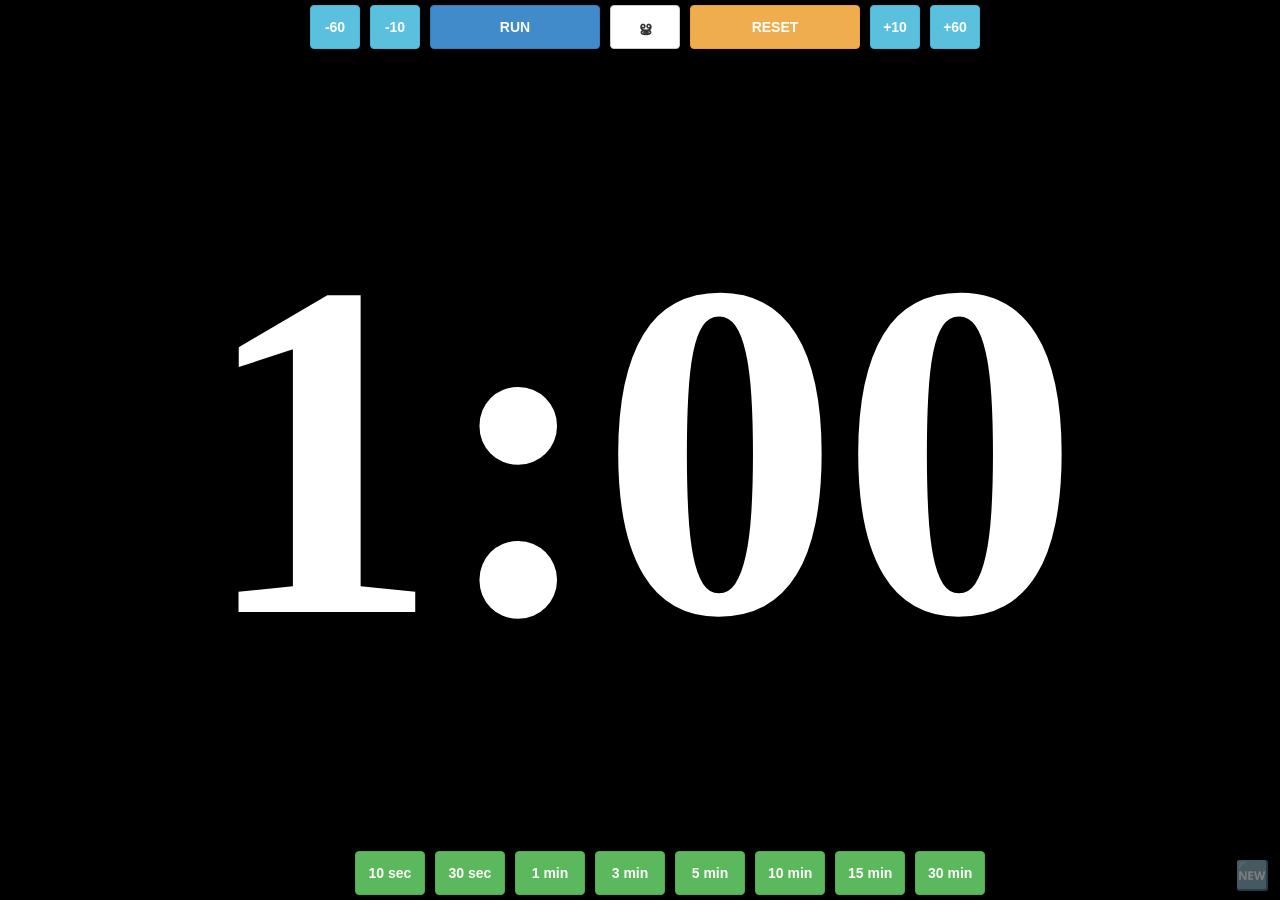
<file: index.html>
<!DOCTYPE html><html><head><meta charset="utf-8"><link rel="stylesheet" type="text/css" href="bootstrap3.min.css"><link rel="stylesheet" type="text/css" href="index.css"><script type="text/javascript" src="jquery-1.10.2.min.js"></script><script type="text/javascript" src="bootstrap3.min.js"></script><script type="text/javascript" src="index.js"></script></head><body><div id="timer">????</div><a class="btn btn-info fbtn" id="min60" onclick="adjust(-60)">-60</a><a class="btn btn-info fbtn" id="min10" onclick="adjust(-10)">-10</a><a class="btn btn-primary" id="toggle" onclick="toggle()">RUN</a><a class="btn btn-warning" id="reset" onclick="reset()">RESET</a><a class="btn btn-default" id="hide" onclick="show()">&#xd60;</a><a class="btn btn-info fbtn" id="add10" onclick="adjust(10)">+10</a><a class="btn btn-info fbtn" id="add60" onclick="adjust(60)">+60</a><a class="btn btn-success fbtn" id="def10" onclick="adjust(0,10)">10 sec</a><a class="btn btn-success fbtn" id="def30" onclick="adjust(0,30)">30 sec</a><a class="btn btn-success fbtn" id="def60" onclick="adjust(0,60)">1 min</a><a class="btn btn-success fbtn" id="def180" onclick="adjust(0,180)">3 min</a><a class="btn btn-success fbtn" id="def300" onclick="adjust(0,300)">5 min</a><a class="btn btn-success fbtn" id="def600" onclick="adjust(0,600)">10 min</a><a class="btn btn-success fbtn" id="def900" onclick="adjust(0,900)">15 min</a><a class="btn btn-success fbtn" id="def1800" onclick="adjust(0,1800)">30 min</a><a id="neo" href="neo/" title="Try the new version">🆕</a></body></html>
</file>
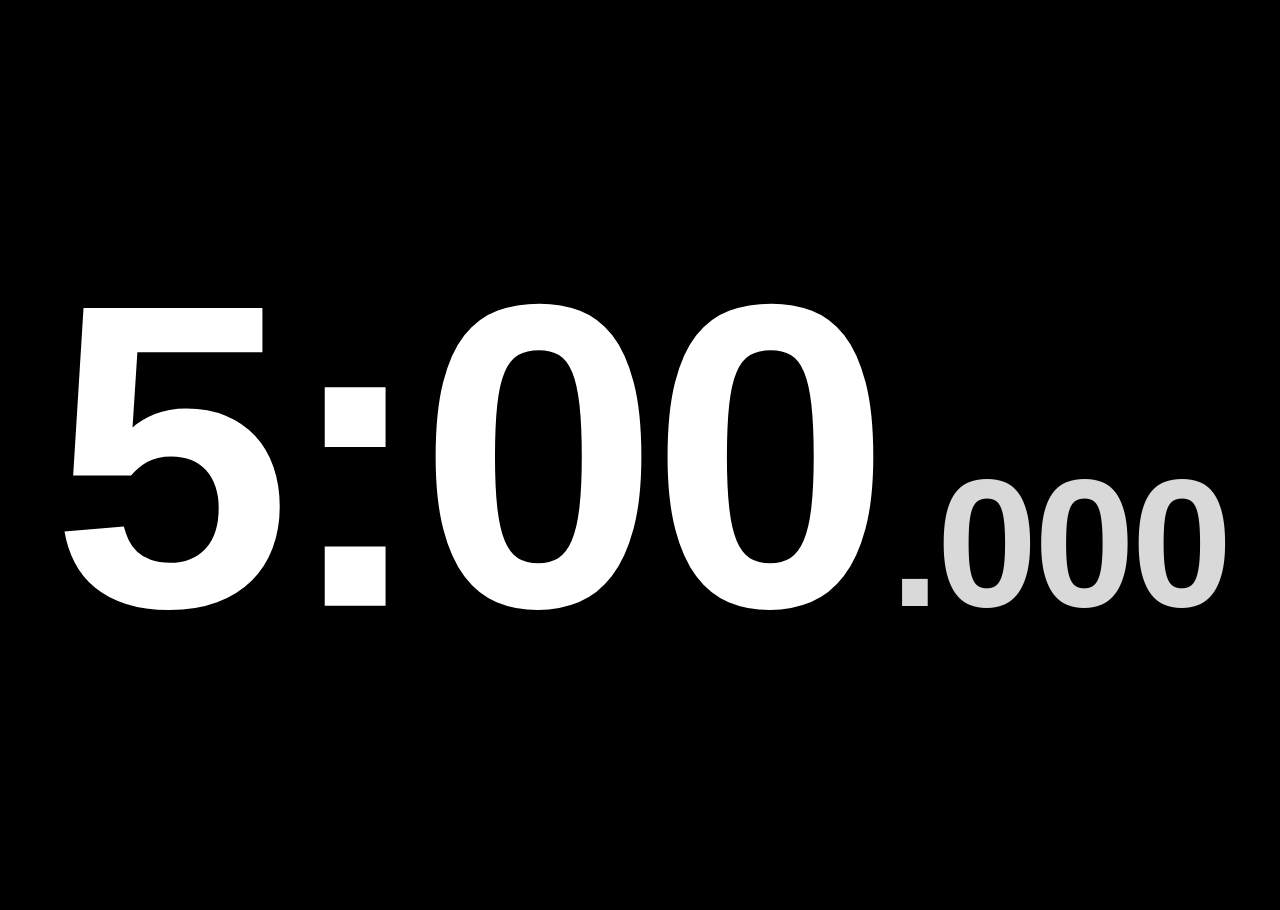
<file: neo/index.html>
<!DOCTYPE html><html lang="zh-Hant"><head><meta charset="utf-8"><meta name="viewport" content="width=device-width,initial-scale=1,viewport-fit=cover"><meta name="theme-color" content="#000"><title>Quick Timer</title><style type="text/css">*{box-sizing:border-box}html,body{margin:0;padding:0;width:100%;height:100%;overflow:hidden;background:#000;color:#fff;font-family:-apple-system,"Helvetica Neue",Arial,sans-serif;user-select:none;-webkit-user-select:none;-webkit-touch-callout:none}body.idle{cursor:none}#timer{position:absolute;inset:0;display:flex;justify-content:center;font-weight:700;font-variant-numeric:tabular-nums;letter-spacing:-0.02em;white-space:nowrap;line-height:1;transition:color .3s;cursor:pointer;align-items:baseline;padding-top:50vh}#timer .ms{font-size:.42em;opacity:.85;margin-left:.04em}#fx{position:absolute;inset:0;width:100%;height:100%;display:block}#timer,#progress{z-index:1}body.gl #timer{color:transparent !important}body.warn #timer{color:#fc3}body.over #timer{color:#f33}body.over.blink #timer{color:#fff}body.over.blink{background:#400}#progress{position:absolute;left:0;bottom:0;height:6px;background:rgba(255,255,255,0.2);transition:width .1s linear}.bar{position:absolute;left:0;right:0;display:flex;flex-wrap:wrap;justify-content:center;gap:8px;padding:12px 16px;transition:opacity .4s,transform .4s;z-index:2}.bar.top{top:0}.bar.bottom{bottom:10px}body.idle .bar{opacity:0;pointer-events:none}body.idle .bar.top{transform:translateY(-20px)}body.idle .bar.bottom{transform:translateY(20px)}.btn{appearance:none;border:1px solid rgba(255,255,255,0.2);background:rgba(255,255,255,0.078);color:#fff;font:inherit;font-size:15px;min-width:56px;height:40px;padding:0 14px;border-radius:8px;cursor:pointer;font-variant-numeric:tabular-nums}.btn:hover{background:rgba(255,255,255,0.165)}.btn:active{background:rgba(255,255,255,0.251)}.btn.primary{min-width:96px;background:#2a7;border-color:#2a7}.btn.primary:hover{background:#3b8}.btn.on{background:#fff;color:#000}#config{position:absolute;top:64px;left:50%;transform:translateX(-50%);width:340px;max-width:calc(100vw - 32px);padding:16px 18px;background:rgba(22,22,22,0.949);border:1px solid rgba(255,255,255,0.2);border-radius:12px;box-shadow:0 12px 40px rgba(0,0,0,0.8);z-index:3;font-size:14px;display:none}#config.open{display:block}#config .head{display:flex;justify-content:space-between;align-items:center;font-weight:700;margin-bottom:10px}#config .head .btn{min-width:32px;height:32px;padding:0}#config .row{display:flex;justify-content:space-between;align-items:center;gap:12px;padding:10px 0;border-top:1px solid rgba(255,255,255,0.078)}#config input[type=range]{width:140px;accent-color:#fc3}#config select{width:140px;height:30px;background:#222;color:#fff;border:1px solid rgba(255,255,255,0.2);border-radius:6px;font:inherit;font-size:13px}#config .hint{font-size:12px;color:rgba(255,255,255,0.533);padding-top:6px}.switch{position:relative;width:44px;height:24px;flex:none}.switch input{position:absolute;opacity:0;width:100%;height:100%;margin:0;cursor:pointer}.switch span{position:absolute;inset:0;border-radius:12px;background:rgba(255,255,255,0.2);pointer-events:none;transition:background .2s}.switch span:after{content:"";position:absolute;top:3px;left:3px;width:18px;height:18px;border-radius:50%;background:#fff;transition:transform .2s}.switch input:checked+span{background:#fc3}.switch input:checked+span:after{transform:translateX(20px)}#help{position:absolute;right:16px;top:64px;font-size:12px;color:rgba(255,255,255,0.4);text-align:right;line-height:1.6;pointer-events:none;transition:opacity .4s}body.idle #help{opacity:0}@media(max-width:640px){#help{display:none}.btn{min-width:44px;padding:0 10px;font-size:14px}}</style></head><body><canvas id="fx"></canvas><div id="timer"></div><div id="progress"></div><div class="bar top"><button class="btn" data-adjust="-60">−1m</button><button class="btn" data-adjust="-10">−10s</button><button class="btn primary" id="toggle">RUN</button><button class="btn" id="reset">RESET</button><button class="btn" data-adjust="10">+10s</button><button class="btn" data-adjust="60">+1m</button><button class="btn" id="sound">SOUND ON</button><button class="btn" id="fs" title="fullscreen">⛶</button><button class="btn" id="config-btn" title="settings">⚙</button></div><div id="config"><div class="head"><span>Settings</span><button class="btn" id="config-close">✕</button></div><div class="row"><span>Tick &amp; Breath volume</span><input id="urgent-vol" type="range" min="0" max="100"></div><div class="row"><span>Tick always on</span><label class="switch"><input id="always-tick" type="checkbox"><span></span></label></div><div class="row"><span>Breath always on</span><label class="switch"><input id="always-breath" type="checkbox"><span></span></label></div><div class="hint">Otherwise they only play in the last 60 seconds.</div><div class="row"><span>1-minute music</span><select id="music-warn"></select></div><div class="row"><span>Time's up music</span><select id="music-end"></select></div><div class="row"><span>Music volume</span><input id="music-vol" type="range" min="0" max="100"></div><div class="hint">Original quick-timer music © Nintendo (local use only). Other sounds: soundbible.com (CC-BY 3.0), OpenGameArt (CC0).</div></div><div class="bar bottom"><button class="btn" data-preset="10">10s</button><button class="btn" data-preset="30">30s</button><button class="btn" data-preset="60">1m</button><button class="btn" data-preset="180">3m</button><button class="btn" data-preset="300">5m</button><button class="btn" data-preset="600">10m</button><button class="btn" data-preset="900">15m</button><button class="btn" data-preset="1800">30m</button><button class="btn" data-preset="3600">60m</button></div><div id="help"><div>Space: run / pause</div><div>R: reset · F: fullscreen</div><div>↑↓: ±10s · ←→: ±1m</div><div>0–9 + Enter: set minutes</div></div><script type="module">var $,$$,state,actx,master,reverb,noise,samples,audio,noiseSrc,beep,soundTick,soundBreath,MUSIC,clips,clip,stopMusic,playMusic,soundWarn,soundEnd,soundShatter,now,elapsed,remain,isRunning,fmt,FONT,VS,FSCOPY,FSFX,fx,beat,lastText,fit,render,breath,breathKey,breathLoop,lastBeat,urgentSound,tick,timesUp,run,pause,toggle,reset,setDuration,adjust,preset,save,load,fullscreen,idleTimer,wake,x$,configOpen,swallow,y$;$=function(e){return document.querySelector(e)};$$=function(e){return Array.from(document.querySelectorAll(e))};state={duration:3e5,elapsed:0,started:null,warned:false,ended:false,sound:true,vol:.6,always:{tick:false,breath:false},music:{warn:"smb_warning",end:"smb_mariodie",vol:.8},typed:""};actx=null;master=null;reverb=null;noise=null;samples={};audio=function(){var e,t,n,a,r,i,o,s,u,l,c;if(!actx){e=window.AudioContext||window.webkitAudioContext;if(!e){return null}actx=new e;master=actx.createGain();master.connect(actx.destination);noise=actx.createBuffer(1,actx.sampleRate*2,actx.sampleRate);t=noise.getChannelData(0);for(n=0,a=t.length;n<a;++n){r=n;t[r]=Math.random()*2-1}i=Math.floor(actx.sampleRate*3);o=actx.createBuffer(2,i,actx.sampleRate);for(n=0;n<2;++n){s=n;u=o.getChannelData(s);for(l=0;l<i;++l){r=l;u[r]=(Math.random()*2-1)*Math.pow(1-r/i,3.5)}}reverb=actx.createConvolver();reverb.buffer=o;reverb.connect(master);for(n in c={tick:"cc0-tick.wav",tock:"cc0-tock.wav",breath:"cc0-breath.m4a"}){f.call(this,n,c[n])}}if(actx.state==="suspended"){actx.resume()}master.gain.value=state.sound?.8:0;return actx;function f(t,e){fetch("audio/"+e).then(function(e){return e.arrayBuffer()}).then(function(e){return actx.decodeAudioData(e)}).then(function(e){return samples[t]=e})["catch"](function(e){return console.warn(e)})}};noiseSrc=function(e){var t;t=e.createBufferSource();t.buffer=noise;t.loop=true;return t};beep=function(e,t,n,a){var r,i,o,s;e==null&&(e=880);t==null&&(t=.15);n==null&&(n=0);a==null&&(a=.3);if(!state.sound||!(r=audio())){return}i=r.currentTime+n;o=r.createOscillator();s=r.createGain();o.type="square";o.frequency.value=e;s.gain.setValueAtTime(a,i);s.gain.exponentialRampToValueAtTime(.001,i+t);o.connect(s).connect(master);o.start(i);return o.stop(i+t)};soundTick=function(e){var t,n,a,r,i,o,s,u,l,c,f,d,m,p,h,v,g,x,T=[];t=state.vol;if(!state.sound||!t||!(n=audio())){return}a=n.currentTime;r=n.createGain();r.gain.value=t;r.connect(master);i=n.createGain();i.gain.value=.9;r.connect(i).connect(reverb);if(samples.tick){o=n.createBufferSource();o.buffer=e?samples.tick:samples.tock||samples.tick;o.playbackRate.value=e?.55:.5;s=n.createGain();s.gain.value=2.2;o.connect(s).connect(r);o.start(a)}u=n.createOscillator();l=n.createGain();u.frequency.setValueAtTime(e?150:115,a);u.frequency.exponentialRampToValueAtTime(45,a+.18);l.gain.setValueAtTime(1.1,a);l.gain.exponentialRampToValueAtTime(.001,a+.22);u.connect(l).connect(r);u.start(a);u.stop(a+.25);if(samples.tick){return}c=noiseSrc(n);f=n.createBiquadFilter();f.type="bandpass";f.frequency.value=e?1100:800;f.Q.value=3;d=n.createGain();d.gain.setValueAtTime(0,a);d.gain.linearRampToValueAtTime(1.8,a+.002);d.gain.exponentialRampToValueAtTime(.001,a+.05);c.connect(f).connect(d).connect(r);c.start(a,Math.random()*1.5);c.stop(a+.07);for(m=0,h=(p=e?[1870,2790]:[1510,2260]).length;m<h;++m){v=p[m];g=n.createOscillator();x=n.createGain();g.frequency.value=v;x.gain.setValueAtTime(.06,a);x.gain.exponentialRampToValueAtTime(5e-4,a+.35);g.connect(x).connect(r);g.start(a);T.push(g.stop(a+.4))}return T};soundBreath=function(e,t){var n,l,a,r,i,o;e==null&&(e=1);t==null&&(t=1);n=state.vol*t;if(!state.sound||!n||!(l=audio())){return}a=function(e,t,n,a,r){var i,o,s,u;i=noiseSrc(l);o=l.createBiquadFilter();o.type="bandpass";o.Q.value=1.2;o.frequency.setValueAtTime(n,e);o.frequency.linearRampToValueAtTime(a,e+t);s=l.createBiquadFilter();s.type="lowpass";s.frequency.value=3500;u=l.createGain();u.gain.setValueAtTime(1e-4,e);u.gain.linearRampToValueAtTime(r,e+t*.3);u.gain.exponentialRampToValueAtTime(1e-4,e+t);i.connect(o).connect(s).connect(u).connect(master);i.start(e,Math.random()*1.5);return i.stop(e+t+.02)};r=l.currentTime;i=e*.38;o=e*.52;a(r,i,1300,2300,.9*n);return a(r+i+e*.04,o,1200,550,1.4*n)};MUSIC=[["smb_warning","Hurry up ( original )"],["smb_mariodie","Game over ( original )"],["smb_gameover","Game over 2"],["cop-car","Police siren"],["fire-alarm","Fire alarm"],["boxing-bell","Boxing bell"],["","None"]];clips={};clip=function(e){var t;return(t=clips[e])!=null?t:clips[e]=new Audio("audio/"+e+".mp3")};stopMusic=function(){var e,t,n,a=[];for(e in t=clips){n=t[e];n.pause();a.push(n.currentTime=0)}return a};playMusic=function(e){var t;if(!e){return}stopMusic();t=clip(e);t.volume=state.sound?state.music.vol:0;return t.play()["catch"](function(e){return console.warn(e)})};soundWarn=function(){return playMusic(state.music.warn)};soundEnd=function(){return playMusic(state.music.end)};soundShatter=function(){var e,t,n,a,r,i,o,s,u,l,c,f,d=[];if(!state.sound||!(e=audio())){return}t=e.currentTime;n=e.createOscillator();a=e.createGain();n.frequency.setValueAtTime(110,t);n.frequency.exponentialRampToValueAtTime(35,t+.35);a.gain.setValueAtTime(.9,t);a.gain.exponentialRampToValueAtTime(.001,t+.4);n.connect(a).connect(master);n.start(t);n.stop(t+.45);r=noiseSrc(e);i=e.createBiquadFilter();i.type="highpass";i.frequency.value=2200;o=e.createGain();o.gain.setValueAtTime(.9,t);o.gain.exponentialRampToValueAtTime(.001,t+.7);r.connect(i).connect(o).connect(master);r.start(t);r.stop(t+.75);for(s=0;s<18;++s){u=s;l=t+.05+Math.pow(Math.random(),1.6)*1.1;c=e.createOscillator();f=e.createGain();c.type="triangle";c.frequency.value=2800+Math.random()*4500;f.gain.setValueAtTime(.12*(1-(l-t)/1.3),l);f.gain.exponentialRampToValueAtTime(5e-4,l+.06+Math.random()*.12);c.connect(f).connect(master);c.start(l);d.push(c.stop(l+.2))}return d};now=function(){return performance.now()};elapsed=function(){return state.elapsed+(state.started!=null?now()-state.started:0)};remain=function(){return state.duration-elapsed()};isRunning=function(){return state.started!=null};fmt=function(e){var t,n,a,r,i,o,s,u;t=e<0;n=Math.floor(Math.abs(e));a=Math.floor(n/1e3);r=Math.floor(a/3600);i=Math.floor(a%3600/60);o=a%60;s=function(e,t){t==null&&(t=2);return(e+"").padStart(t,"0")};u=r?r+":"+s(i)+":"+s(o):i+":"+s(o);return[(t?"−":"")+""+u,"."+s(n%1e3,3)]};FONT='-apple-system, "Helvetica Neue", Arial, sans-serif';VS="attribute vec2 p;\nvoid main() { gl_Position = vec4(p, 0.0, 1.0); }";FSCOPY="precision mediump float;\nuniform sampler2D tex;\nuniform vec2 res;\nvoid main() { gl_FragColor = texture2D(tex, gl_FragCoord.xy / res); }";FSFX="precision highp float;\nuniform sampler2D src;\nuniform sampler2D prev;\nuniform vec2 res;\nuniform vec2 shake;\nuniform float pulse;\nuniform float level;\nuniform float time;\nuniform float decay;\nfloat hash(float n) { return fract(sin(n) * 43758.5453); }\nvoid main() {\n  vec2 uv = gl_FragCoord.xy / res;\n  float p = pulse * level;\n  // horizontal glitch slices on strong beats\n  float row = floor(uv.y * 48.0);\n  float g = step(0.78, hash(row + floor(time * 30.0))) * pulse * pulse;\n  uv.x += (hash(row * 1.7 + time) - 0.5) * 0.06 * g * level;\n  vec2 c = uv - 0.5 + shake;\n  float z = 1.0 - 0.08 * p;\n  float ca = 0.015 * p;\n  vec3 col = vec3(\n    texture2D(src, c * z * (1.0 + ca) + 0.5).r,\n    texture2D(src, c * z + 0.5).g,\n    texture2D(src, c * z * (1.0 - ca) + 0.5).b\n  );\n  // radial zoom blur\n  vec3 blur = vec3(0.0);\n  for (int i = 1; i <= 8; i++) {\n    blur += texture2D(src, c * z * (1.0 - float(i) * 0.025 * p) + 0.5).rgb;\n  }\n  col = max(col, blur / 8.0 * pulse);\n  // afterimage: previous frame, slightly expanded and red-tinted\n  vec2 q = gl_FragCoord.xy / res - 0.5;\n  col = max(col, texture2D(prev, q * 0.985 + 0.5).rgb * vec3(1.0, 0.55, 0.55) * decay);\n  // heartbeat vignette + flash\n  float v = smoothstep(0.5, 1.2, length(q * vec2(res.x / res.y, 1.0)));\n  col += vec3(0.45, 0.0, 0.03) * v * p;\n  col *= 1.0 + 0.2 * p;\n  gl_FragColor = vec4(col, 1.0);\n}";fx=function(){var r,s,o,R,u,e,l,c,t,n,f,d,A,S,m,F,a,p,h,k,L,_,U,B,D,O,C,i,v,g,x,T,y;r=$("#fx");s=r.getContext("webgl",{alpha:false,antialias:false});if(!s){return null}o=document.createElement("canvas");R=o.getContext("2d");u=function(e,t){var n;n=s.createShader(e);s.shaderSource(n,t);s.compileShader(n);if(!s.getShaderParameter(n,s.COMPILE_STATUS)){throw new Error(s.getShaderInfoLog(n))}return n};e=function(e){var t,n,a,r,i,o;t=s.createProgram();s.attachShader(t,u(s.VERTEX_SHADER,VS));s.attachShader(t,u(s.FRAGMENT_SHADER,e));s.bindAttribLocation(t,0,"p");s.linkProgram(t);if(!s.getProgramParameter(t,s.LINK_STATUS)){throw new Error(s.getProgramInfoLog(t))}n={};for(a=0,i=(r=["src","prev","tex","res","shake","pulse","level","time","decay"]).length;a<i;++a){o=r[a];n[o]=s.getUniformLocation(t,o)}return{pg:t,u:n}};try{l=e(FSFX);c=e(FSCOPY)}catch(e){t=e;console.warn(t);return null}s.bindBuffer(s.ARRAY_BUFFER,s.createBuffer());s.bufferData(s.ARRAY_BUFFER,new Float32Array([-1,-1,1,-1,-1,1,1,1]),s.STATIC_DRAW);s.enableVertexAttribArray(0);s.vertexAttribPointer(0,2,s.FLOAT,false,0,0);n=function(){var e,t,n,a,r;e=s.createTexture();s.bindTexture(s.TEXTURE_2D,e);for(t=0,a=(n=[s.TEXTURE_MIN_FILTER,s.TEXTURE_MAG_FILTER]).length;t<a;++t){r=n[t];s.texParameteri(s.TEXTURE_2D,r,s.LINEAR)}for(t=0,a=(n=[s.TEXTURE_WRAP_S,s.TEXTURE_WRAP_T]).length;t<a;++t){r=n[t];s.texParameteri(s.TEXTURE_2D,r,s.CLAMP_TO_EDGE)}return e};f=n();d=[0,1].map(function(){var e,t;e=n();t=s.createFramebuffer();return{t:e,f:t}});A=S=m=F=0;a=function(){var e,t,n,a;F=Math.min(2,window.devicePixelRatio)||1;A=Math.round(window.innerWidth*F);S=Math.round(window.innerHeight*F);r.width=o.width=A;r.height=o.height=S;for(e=0,n=(t=d).length;e<n;++e){a=t[e];s.bindTexture(s.TEXTURE_2D,a.t);s.texImage2D(s.TEXTURE_2D,0,s.RGBA,A,S,0,s.RGBA,s.UNSIGNED_BYTE,null);s.bindFramebuffer(s.FRAMEBUFFER,a.f);s.framebufferTexture2D(s.FRAMEBUFFER,s.COLOR_ATTACHMENT0,s.TEXTURE_2D,a.t,0);s.clearColor(0,0,0,1);s.clear(s.COLOR_BUFFER_BIT)}return s.bindFramebuffer(s.FRAMEBUFFER,null)};p=function(e,t){var l,c,n;l=[];c=0;n=function(e,t,n){var a,r,i,o,s,u=[];R.font="700 "+t+"px "+FONT;a=Math.max.apply(null,[0,1,2,3,4,5,6,7,8,9].map(function(e){return R.measureText(e+"").width}));for(r=0,i=e.length;r<i;++r){o=e[r];s=/\d/.test(o)?a:R.measureText(o).width;l.push({ch:o,x:c,adv:s,sz:t,alpha:n});u.push(c=c+s-t*.02)}return u};n(e,100,1);if(t){c=c+1.7;n(t,42,.85)}return{cells:l,width:c}};h=function(e,t,n,a){var r,i,o,s,u,l,c,f,d;r=p(e,t),i=r.cells,o=r.width;s=Math.min(A*.92/o,S*.8/100);R.globalAlpha=1;R.fillStyle=a;R.fillRect(0,0,A,S);R.textAlign="center";R.textBaseline="alphabetic";R.fillStyle=n;u=(A-o*s)/2;l=S/2+36*s;for(c=0,f=i.length;c<f;++c){d=i[c];R.font="700 "+d.sz*s+"px "+FONT;R.globalAlpha=d.alpha;R.fillText(d.ch,u+(d.x+d.adv/2)*s,l)}return R.globalAlpha=1};k=function(e){return Math.max(0,Math.min(1,e))};L=function(e){return 1-Math.pow(1-e,3)};_=function(e){return 1+2.7*Math.pow(e-1,3)+1.7*Math.pow(e-1,2)};U=document.createElement("canvas");B=[];D=1.3;O=.18;C="Times Up";i=function(){var i,o,a,t,s,e,n,r,u,l,c,f,d,m,p,h,v,g,x,T,y;i=A/2+(Math.random()-.5)*A*.1;o=S/2+(Math.random()-.5)*S*.1;a=14;t=Math.hypot(A,S);s=[0,.04,.1,.19,.31,.48,1].map(function(e){return e*t});e=function(){var e,t,n=[];for(e=0,t=a;e<t;++e){n.push(e)}return n}().map(function(e){return(e+(Math.random()-.5)*.6)/a*Math.PI*2});n=s.map(function(a,r){return e.map(function(e){var t,n;t=r===0||r===s.length-1?0:(Math.random()-.5)*.25;n=e+(r?(Math.random()-.5)*.15:0);return[i+Math.cos(n)*a*(1+t),o+Math.sin(n)*a*(1+t)]})});r=[];for(u=0,l=s.length-1;u<l;++u){c=u;for(f=0;f<a;++f){d=f;m=(d+1)%a;p=[n[c][d],n[c][m],n[c+1][m],n[c+1][d]];h=p.reduce(b,0)/4;v=p.reduce(w,0)/4;g=Math.hypot(h-i,v-o)||1;x=(.3+Math.random()*.6)*S*(c<2?1.6:1);T=p.map(E);y=p.map(M);r.push({pts:p,mx:h,my:v,vx:(h-i)/g*x,vy:(v-o)/g*x-S*.3*Math.random(),va:(Math.random()-.5)*8,vs:c<3?.6+Math.random()*.6:Math.random()*.3,delay:c*.035+Math.random()*.05,bx:Math.max(0,Math.min.apply(null,T)),by:Math.max(0,Math.min.apply(null,y)),bx2:Math.min(A,Math.max.apply(null,T)),by2:Math.min(S,Math.max.apply(null,y))})}}return r;function b(e,t){return e+t[0]}function w(e,t){return e+t[1]}function E(e){return e[0]}function M(e){return e[1]}};v=function(){h("0:00",".000","#f33","#000");U.width=A;U.height=S;U.getContext("2d").drawImage(o,0,0);return B=i()};g=function(e){var t,n,a,r,i,o,s,u,l,c,f,d,m,p,h,v,g,x,T,y,b,w,E,M;R.globalAlpha=1;R.filter="none";R.fillStyle="#000";R.fillRect(0,0,A,S);if(e<D){t=1-k((e-.7)/(D-.7));n=S*2.6;for(a=0,i=(r=B).length;a<i;++a){o=r[a];if(o.bx2<=o.bx||o.by2<=o.by){continue}s=Math.max(0,e-O-o.delay);R.save();R.globalAlpha=t;R.translate(o.mx+o.vx*s,o.my+o.vy*s+.5*n*s*s);R.rotate(o.va*s);u=1+o.vs*s;R.scale(u,u);R.translate(-o.mx,-o.my);R.beginPath();R.moveTo(o.pts[0][0],o.pts[0][1]);for(l=0,f=(c=o.pts.slice(1)).length;l<f;++l){d=c[l];R.lineTo(d[0],d[1])}R.closePath();R.save();R.clip();R.drawImage(U,o.bx,o.by,o.bx2-o.bx,o.by2-o.by,o.bx,o.by,o.bx2-o.bx,o.by2-o.by);R.restore();R.strokeStyle="rgba(255,255,255,"+.7*k(e/O)+")";R.lineWidth=1.5*F;R.stroke();R.restore()}}m=e-D+.1;if(m>0){p=_(k(m/.55));R.save();R.translate(A/2,S*.33);R.scale(p,p);R.globalAlpha=k(m/.25);R.font="700 "+Math.min(A,S)*.075+"px "+FONT;R.textAlign="center";R.textBaseline="middle";R.fillStyle="#f33";R.fillText("00:00.000",0,0);R.restore()}h=e-D-.3;if(h>0){R.font="800 100px "+FONT;v=R.measureText(C).width;g=Math.min(A*.86/v*100,S*.3);R.font="800 "+g+"px "+FONT;x=(A-R.measureText(C).width)/2;R.textAlign="left";R.textBaseline="middle";R.fillStyle="#fff";for(a=0,i=(r=C).length;a<i;++a){T=a;y=r[a];b=x+R.measureText(C.slice(0,T)).width;w=k((h-T*.07)/.45);if(!w||y===" "){continue}E=L(w);M=R.measureText(y).width;R.save();R.globalAlpha=w;R.filter="blur("+(1-E)*24*F+"px)";R.translate(b+M/2,S*.6-(1-E)*g*.8);u=1+(1-E)*1.2;R.scale(u,u);R.fillText(y,-M/2,0);R.restore()}return R.filter="none"}};x=function(e,t,n){var a,r,i;a=[d[m%2],d[(m+1)%2]],r=a[0],i=a[1];m=m+1;s.activeTexture(s.TEXTURE0);s.bindTexture(s.TEXTURE_2D,f);s.pixelStorei(s.UNPACK_FLIP_Y_WEBGL,true);s.texImage2D(s.TEXTURE_2D,0,s.RGBA,s.RGBA,s.UNSIGNED_BYTE,o);s.activeTexture(s.TEXTURE1);s.bindTexture(s.TEXTURE_2D,i.t);s.useProgram(l.pg);s.bindFramebuffer(s.FRAMEBUFFER,r.f);s.viewport(0,0,A,S);s.uniform1i(l.u.src,0);s.uniform1i(l.u.prev,1);s.uniform2f(l.u.res,A,S);s.uniform2f(l.u.shake,(Math.random()-.5)*.02*e*t,(Math.random()-.5)*.02*e*t);s.uniform1f(l.u.pulse,e);s.uniform1f(l.u.level,t);s.uniform1f(l.u.time,performance.now()/1e3%1e3);s.uniform1f(l.u.decay,n);s.drawArrays(s.TRIANGLE_STRIP,0,4);s.useProgram(c.pg);s.bindFramebuffer(s.FRAMEBUFFER,null);s.activeTexture(s.TEXTURE0);s.bindTexture(s.TEXTURE_2D,r.t);s.uniform1i(c.u.tex,0);s.uniform2f(c.u.res,A,S);return s.drawArrays(s.TRIANGLE_STRIP,0,4)};T=function(e){var t,n,a,r,i,o;t=e.main,n=e.ms,a=e.color,r=e.bg,i=e.pulse,o=e.level;h(t,n,a,r);return x(i,o,o>0?.75:0)};y=function(e){var t,n;g(e);t=e-D-.3-.45;n=Math.max(Math.exp(-e*5),t>0?.7*Math.exp(-t*7):0);return x(n,1,e<D?.6:.4)};a();window.addEventListener("resize",function(){a();if(state.ended){return v()}});document.body.classList.add("gl");return{draw:T,drawEnd:y,startEnd:v}}();beat=function(e){var t,n,a,r;if(!isRunning()){return{pulse:0,level:0,period:0}}t=e<=3e4?500:e<=6e4?1e3:0;if(!t){return{pulse:0,level:0,period:0}}n=(-e%t+t)%t/1e3;a=Math.exp(-n*14)+(n>.16?.55*Math.exp(-(n-.16)*14):0);r=e<=0?1:e<=1e4?.95:e<=3e4?.75:.55;return{pulse:Math.min(1,a),level:r,period:t}};lastText="";fit=function(){var e,t,n,a,r,i,o;e=$("#timer");t=e.querySelector(".main");n=e.querySelector(".ms");a=Math.max(4,t.textContent.length+(n?n.textContent.length*.42:0));r=window.innerWidth;i=window.innerHeight;o=Math.min(r*.95/(a*.6),i*.8);e.style.fontSize=o+"px";return e.style.paddingTop=i/2+o*.36-o+"px"};render=function(){var e,t,n,a,r,i,o,s,u,l;e=remain();t=state.typed?[state.typed+"m",""]:state.ended?["00:00",".000"]:fmt(e),n=t[0],a=t[1];r=n+a;if(r!==lastText){i=$("#timer");if(!i.firstChild){i.innerHTML='<span class="main"></span><span class="ms"></span>'}i.querySelector(".main").textContent=n;i.querySelector(".ms").textContent=a;o=r.length!==lastText.length;lastText=r;if(o){fit()}}s=e<=6e4&&e>0&&state.duration>6e4;u=false;document.body.classList.toggle("warn",s);document.body.classList.toggle("over",e<=0);document.body.classList.toggle("blink",u);if(fx&&state.ended){fx.drawEnd((now()-state.endedAt)/1e3)}else if(fx){l=e<=0?u?"#fff":"#f33":s?"#fc3":"#fff";fx.draw(import$({main:n,ms:a,color:l,bg:u?"#400":"#000"},beat(e)))}$("#progress").style.width=Math.max(0,Math.min(1,elapsed()/(state.duration||1)))*100+"%";$("#toggle").textContent=isRunning()?"PAUSE":"RUN";$("#toggle").classList.toggle("on",isRunning());$("#sound").textContent=state.sound?"SOUND ON":"SOUND OFF";return $("#sound").classList.toggle("on",state.sound)};breath=null;breathKey="";breathLoop=function(e,t){var n,a,r,i,o;if(!samples.breath||!actx){return}n=e+"/"+t+"/"+state.vol;if(n===breathKey){return}breathKey=n;a=actx.currentTime;if(e&&!breath){r=actx.createBufferSource();r.buffer=samples.breath;r.loop=true;i=actx.createGain();i.gain.value=0;r.connect(i).connect(master);r.start(a);breath={src:r,g:i}}if(!breath){return}breath.g.gain.setTargetAtTime(e*state.vol*1.3,a,.2);breath.src.playbackRate.setTargetAtTime(t,a,.3);if(!e){o=breath;breath=null;return o.src.stop(a+1)}};lastBeat=null;urgentSound=function(e){var t,n,a,r,i,o;t=beat(e);n=!t.period&&isRunning()&&(state.always.tick||state.always.breath);a=!isRunning()||!state.sound?0:t.period?t.period===500?1:.7:n&&state.always.breath?.45:0;breathLoop(a,t.period===500?1.15:t.period?1:.85);if(!t.period&&!n){return lastBeat=null}r=n?1e3:t.period;i=Math.floor(-e/r);if(i===lastBeat){return}lastBeat=i;try{if(!n||state.always.tick){soundTick(i%2===0)}if(samples.breath){return null}else if(n){if(state.always.breath&&i%4===0){return soundBreath(3.2,.45)}}else if(i%2===0){return soundBreath(r*2/1e3*.9,.6+.4*t.level)}}catch(e){o=e;return console.warn(o)}};tick=function(){var e,t;requestAnimationFrame(tick);e=remain();urgentSound(e);if(isRunning()){if(!state.warned&&e<=6e4&&e>55e3&&state.duration>6e4){state.warned=true;try{soundWarn()}catch(e){t=e;console.warn(t)}}if(!state.ended&&e<=0){timesUp()}}return render()};timesUp=function(){var t;state.elapsed=state.duration;state.started=null;state.ended=true;state.endedAt=now();if(fx){fx.startEnd()}try{soundShatter();return soundEnd()}catch(e){t=e;return console.warn(t)}};run=function(){if(!isRunning()){return state.started=now()}};pause=function(){if(isRunning()){state.elapsed=elapsed();state.started=null;return stopMusic()}};toggle=function(){if(isRunning()){return pause()}else if(state.ended){return reset()}else{return run()}};reset=function(){state.elapsed=0;state.started=null;state.warned=false;state.ended=false;state.typed="";stopMusic();return save()};setDuration=function(e){var t;state.duration=Math.max(0,e);t=remain();if(t>6e4){state.warned=false}if(t>0){state.ended=false}return save()};adjust=function(e){return setDuration(state.duration+e*1e3)};preset=function(e){reset();return setDuration(e*1e3)};save=function(){var t;try{localStorage.setItem("quicktimer",JSON.stringify({duration:state.duration,sound:state.sound,vol:state.vol,always:state.always,music:state.music,musicV:2}))}catch(e){t=e}return history.replaceState(null,"","#"+Math.round(state.duration/1e3))};load=function(){var e,t,n,a,r;try{e=JSON.parse(localStorage.getItem("quicktimer")||"{}");if(e.duration!=null){state.duration=e.duration}if(e.sound!=null){state.sound=e.sound}if(typeof e.vol==="number"){state.vol=e.vol}if(e.always){import$(state.always,e.always)}if(e.music){import$(state.music,e.musicV===2?e.music:{vol:(t=e.music.vol)!=null?t:state.music.vol})}}catch(e){n=e}if(a=/^#(\d+(?:\.\d+)?)([hms]?)$/.exec(location.hash)){r=+a[1];return state.duration=r*1e3*{h:3600,m:60,s:1,"":1}[a[2]]}};fullscreen=function(){var e;if(document.fullscreenElement){return document.exitFullscreen()}else{return typeof(e=document.documentElement).requestFullscreen=="function"?e.requestFullscreen():void 8}};idleTimer=null;wake=function(){document.body.classList.remove("idle");clearTimeout(idleTimer);return idleTimer=setTimeout(function(){if(!$("#config").classList.contains("open")){return document.body.classList.add("idle")}},2500)};$$("[data-adjust]").forEach(function(e){return e.addEventListener("click",function(){return adjust(+e.dataset.adjust)})});$$("[data-preset]").forEach(function(e){return e.addEventListener("click",function(){return preset(+e.dataset.preset)})});$("#toggle").addEventListener("click",toggle);$("#reset").addEventListener("click",reset);$("#fs").addEventListener("click",fullscreen);$("#sound").addEventListener("click",function(){state.sound=!state.sound;audio();if(!state.sound){stopMusic()}return save()});["warn","end"].forEach(function(e){var t;t=$("#music-"+e);t.innerHTML=MUSIC.map(function(e){var t,n;t=e[0],n=e[1];return"<option value='"+t+"'>"+n+"</option>"}).join("");return t.addEventListener("change",function(){state.music[e]=t.value;save();return playMusic(t.value)})});x$=$("#music-vol");x$.addEventListener("input",function(){var e,t,n,a=[];state.music.vol=+this.value/100;for(e in t=clips){n=t[e];a.push(n.volume=state.music.vol)}return a});x$.addEventListener("change",function(){save();return playMusic(state.music.end)});configOpen=function(e){$("#config").classList.toggle("open",e);return wake()};$("#config-btn").addEventListener("click",function(){return configOpen(!$("#config").classList.contains("open"))});$("#config-close").addEventListener("click",function(){return configOpen(false)});swallow=false;document.addEventListener("pointerdown",function(e){swallow=$("#config").classList.contains("open")&&!e.target.closest("#config, #config-btn");if(swallow){return configOpen(false)}});document.addEventListener("click",function(e){if(swallow){swallow=false;return e.stopPropagation()}},true);["tick","breath"].forEach(function(e){return $("#always-"+e).addEventListener("change",function(){state.always[e]=this.checked;return save()})});y$=$("#urgent-vol");y$.addEventListener("input",function(){state.vol=+this.value/100;audio();return wake()});y$.addEventListener("change",function(){save();soundTick(true);return soundBreath(1)});["pointerdown","keydown"].forEach(function(e){return document.addEventListener(e,function(){return audio()},{once:true})});$("#timer").addEventListener("click",toggle);$("#timer").addEventListener("dblclick",function(e){e.preventDefault();return fullscreen()});$$(".btn").forEach(function(e){return e.addEventListener("mouseup",function(){return e.blur()})});document.addEventListener("keydown",function(e){var t;if(e.metaKey||e.ctrlKey||e.altKey){return}if(e.target.tagName==="INPUT"){return wake()}wake();t=e.key;if(/^[0-9]$/.test(t)){state.typed=(state.typed+t).slice(-3)}else if(t==="Enter"&&state.typed){preset(+state.typed*60)}else if(t==="Backspace"&&state.typed){state.typed=state.typed.slice(0,-1)}else if(t==="Escape"&&state.typed){state.typed=""}else if(t==="Escape"){configOpen(false)}else if(t===" "){toggle()}else if(t==="r"||t==="R"){reset()}else if(t==="f"||t==="F"){fullscreen()}else if(t==="ArrowUp"){adjust(10)}else if(t==="ArrowDown"){adjust(-10)}else if(t==="ArrowRight"){adjust(60)}else if(t==="ArrowLeft"){adjust(-60)}else{return}return e.preventDefault()});["mousemove","touchstart"].forEach(function(e){return document.addEventListener(e,wake,{passive:true})});window.addEventListener("resize",fit);window.addEventListener("hashchange",function(){load();return reset()});load();save();$("#urgent-vol").value=Math.round(state.vol*100);$("#always-tick").checked=state.always.tick;$("#always-breath").checked=state.always.breath;$("#music-warn").value=state.music.warn;$("#music-end").value=state.music.end;$("#music-vol").value=Math.round(state.music.vol*100);wake();render();fit();tick();function import$(e,t){var n={}.hasOwnProperty;for(var a in t)if(n.call(t,a))e[a]=t[a];return e}</script></body></html>
</file>
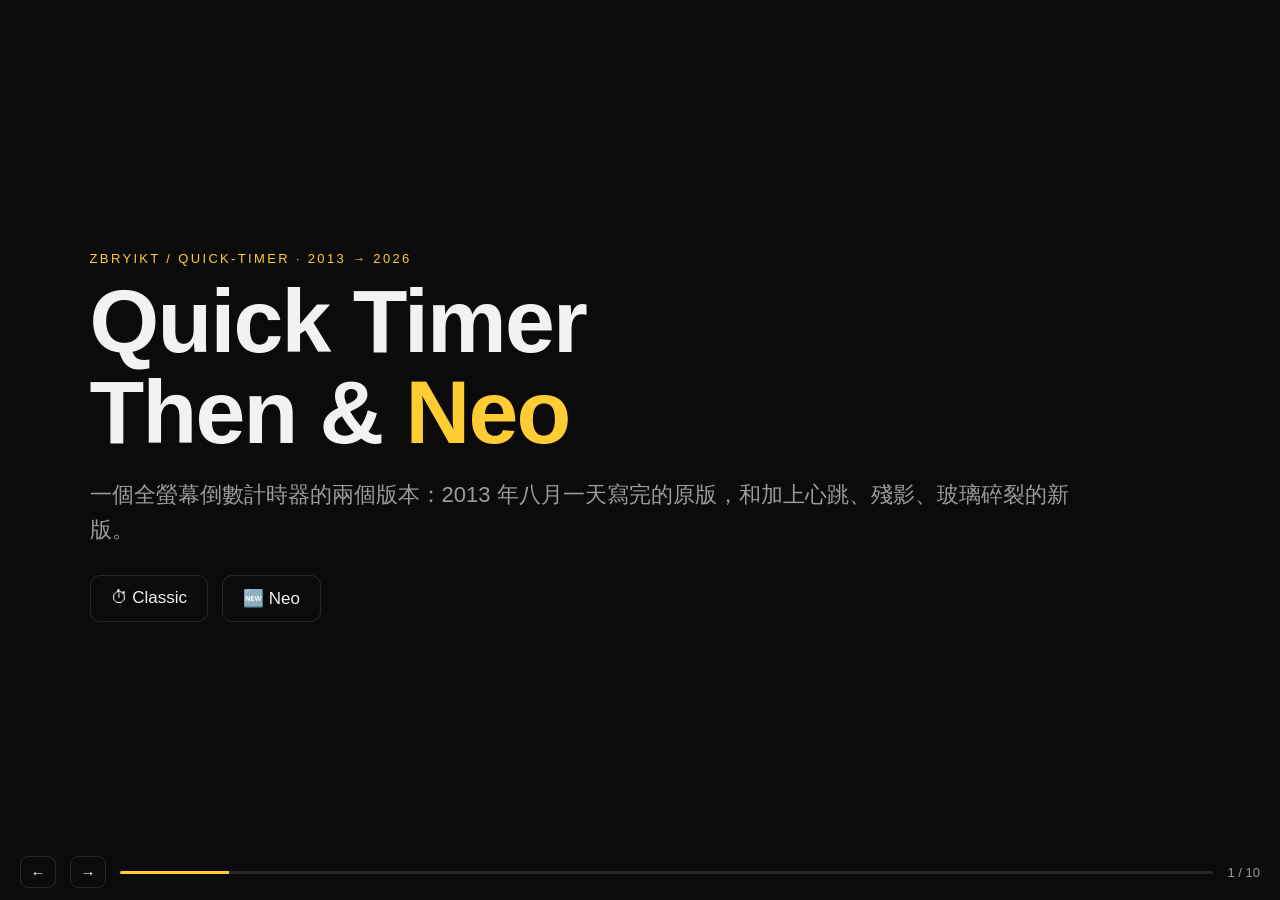
<file: note/index.html>
<!doctype html>
<html lang="zh-Hant">
<head>
<meta charset="utf-8">
<meta name="viewport" content="width=device-width,initial-scale=1">
<title>Quick Timer: Then &amp; Neo</title>
<style>
:root {
  --bg: #0b0b0c;
  --fg: #f2f2f2;
  --dim: #9a9a9f;
  --line: #ffffff1f;
  --accent: #ffcc33;
  --hot: #ff4d4d;
}
* { box-sizing: border-box; }
html, body {
  margin: 0;
  height: 100%;
  background: var(--bg);
  color: var(--fg);
  font-family: -apple-system, "Helvetica Neue", "PingFang TC", "Noto Sans TC", Arial, sans-serif;
  overflow: hidden;
}
a { color: var(--accent); }
.deck { position: relative; width: 100%; height: 100%; }
.slide {
  position: absolute;
  inset: 0;
  display: flex;
  flex-direction: column;
  justify-content: center;
  padding: 6vh 7vw 9vh;
  opacity: 0;
  transform: translateX(40px);
  transition: opacity .2s, transform .2s;
  pointer-events: none;
}
/* old slide fades out first, then the new one comes in */
.slide.on { opacity: 1; transform: none; pointer-events: auto; transition: opacity .4s .18s, transform .4s .18s; }
.slide.past { transform: translateX(-40px); }
.kicker {
  font-size: 13px;
  letter-spacing: .18em;
  text-transform: uppercase;
  color: var(--accent);
  margin-bottom: 10px;
}
h1 { font-size: clamp(36px, 7vw, 92px); line-height: 1.02; margin: 0 0 18px; letter-spacing: -.02em; }
h2 { font-size: clamp(26px, 3.6vw, 46px); margin: 0 0 22px; letter-spacing: -.01em; }
p.lead { font-size: clamp(16px, 1.8vw, 22px); color: var(--dim); max-width: 46em; line-height: 1.6; margin: 0; }
.cols { display: grid; grid-template-columns: 1.5fr 1fr; gap: 4vw; align-items: center; }
.shot {
  width: 100%;
  border-radius: 10px;
  border: 1px solid var(--line);
  display: block;
  box-shadow: 0 20px 60px #000;
}
.cap { font-size: 13px; color: var(--dim); margin-top: 8px; }
ul.pts { margin: 0; padding-left: 1.1em; font-size: clamp(15px, 1.45vw, 19px); line-height: 1.75; }
ul.pts li::marker { color: var(--accent); }
ul.pts b { color: #fff; }
.cols.photo { grid-template-columns: auto 1fr; }
.cols.photo .shot { width: auto; max-height: 72vh; max-width: 100%; }
.row3 { display: grid; grid-template-columns: repeat(3, 1fr); gap: 2vw; }
.row2 { display: grid; grid-template-columns: repeat(2, 1fr); gap: 2.5vw; margin-bottom: 22px; }
.log { width: 100%; border-collapse: collapse; font-size: clamp(12px, 1.2vw, 15px); }
.log td { padding: 5px 12px 5px 0; border-bottom: 1px solid var(--line); white-space: nowrap; }
.log td:last-child { white-space: normal; width: 100%; }
.log .d { color: var(--dim); font-variant-numeric: tabular-nums; }
.log .h { font-family: ui-monospace, Menlo, monospace; color: var(--accent); }
.log .a { color: var(--dim); }
.log tr.gap td { border-bottom: 1px dashed var(--accent); }
.vs { width: 100%; border-collapse: collapse; font-size: clamp(13px, 1.3vw, 17px); }
.vs th, .vs td { text-align: left; padding: 9px 14px 9px 0; border-bottom: 1px solid var(--line); vertical-align: top; }
.vs th { color: var(--accent); font-weight: 600; font-size: 13px; letter-spacing: .08em; text-transform: uppercase; }
.vs td:first-child { color: var(--dim); white-space: nowrap; }
.links { display: flex; gap: 14px; flex-wrap: wrap; margin-top: 28px; }
.links a {
  text-decoration: none;
  border: 1px solid var(--line);
  padding: 12px 20px;
  border-radius: 10px;
  color: var(--fg);
  font-size: 17px;
}
.links a:hover { border-color: var(--accent); }
.big-num {
  font-size: clamp(60px, 13vw, 180px);
  font-weight: 800;
  letter-spacing: -.03em;
  line-height: 1;
  font-variant-numeric: tabular-nums;
}
.big-num .ms { font-size: .42em; color: var(--dim); }
.hot { color: var(--hot); }
nav {
  position: fixed;
  left: 0; right: 0; bottom: 0;
  display: flex;
  align-items: center;
  gap: 14px;
  padding: 12px 20px;
  font-size: 13px;
  color: var(--dim);
  z-index: 5;
}
nav button {
  background: none;
  border: 1px solid var(--line);
  color: var(--fg);
  border-radius: 8px;
  width: 36px;
  height: 32px;
  cursor: pointer;
  font-size: 15px;
}
nav button:hover { border-color: var(--accent); }
.bar { flex: 1; height: 3px; background: var(--line); border-radius: 2px; overflow: hidden; }
.bar i { display: block; height: 100%; background: var(--accent); width: 0; transition: width .4s; }
@media (max-width: 760px) {
  html, body { overflow: auto; }
  .slide { position: relative; opacity: 1; transform: none; pointer-events: auto; min-height: 100vh; padding: 48px 16px 64px; }
  .cols, .row3, .row2 { grid-template-columns: 1fr; }
  .log td.a { display: none; }
  nav { display: none; }
}
</style>
</head>
<body>
<div class="deck">

  <section class="slide">
    <div class="kicker">zbryikt / quick-timer · 2013 → 2026</div>
    <h1>Quick Timer<br>Then &amp; <span style="color:var(--accent)">Neo</span></h1>
    <p class="lead">一個全螢幕倒數計時器的兩個版本：2013 年八月一天寫完的原版，和加上心跳、殘影、玻璃碎裂的新版。</p>
    <div class="links">
      <a href="../">⏱ Classic</a>
      <a href="../neo/">🆕 Neo</a>
    </div>
  </section>

  <section class="slide">
    <div class="kicker">Classic · 2013</div>
    <div class="cols">
      <div>
        <img class="shot" src="img/old.jpg" alt="原版 quick-timer：黑底白色大字顯示剩餘毫秒數 298399，上方有 -60 / -10 / STOP / RESET / +10 / +60 按鈕，下方有 10 sec 到 30 min 的預設時間按鈕">
        <div class="cap">原版：直接顯示剩餘的毫秒數</div>
      </div>
      <div>
        <h2>原版</h2>
        <ul class="pts">
          <li>Pug + Stylus + <b>LiveScript</b>，jQuery 1.10 + Bootstrap 3</li>
          <li>黑底大字，數字是<b>剩餘毫秒</b>，字級依寬度縮放</li>
          <li>±10 / ±60 秒、預設 10 秒 ~ 30 分</li>
          <li>剩 1 分鐘播 <b>Hurry up</b>，時間到播音效並紅白閃爍</li>
          <li>按鈕可淡出，不擋畫面</li>
        </ul>
      </div>
    </div>
  </section>

  <section class="slide">
    <div class="kicker">In the wild · 2013.08</div>
    <div class="cols photo">
      <div>
        <img class="shot" src="img/2013-08.jpg" alt="2013 年 8 月的活動現場：講者在講台前拿麥克風發言，前排筆電上開著 quick-timer，畫面顯示 2065">
      </div>
      <div>
        <h2>實際上場</h2>
        <p class="lead">2013 年 8 月，寫完的當月就在活動現場用來幫講者計時。</p>
        <p class="lead" style="margin-top:18px">筆電上的 <b style="color:var(--fg)">2065</b>：單位是毫秒，代表只剩 <span class="hot">2.065 秒</span>。</p>
      </div>
    </div>
  </section>

  <section class="slide">
    <div class="kicker">git log --reverse</div>
    <h2>15 commits，大半在第一天</h2>
    <table class="log">
      <tr><td class="d">2013-08-09</td><td class="h">9c3de7c</td><td class="a">zbryikt</td><td>Initial commit</td></tr>
      <tr><td class="d">2013-08-09</td><td class="h">15b236d</td><td class="a">Kirby T. Wu</td><td>add init version</td></tr>
      <tr><td class="d">2013-08-09</td><td class="h">717e8b5</td><td class="a">Kirby T. Wu</td><td>fix negative time; tweak style</td></tr>
      <tr><td class="d">2013-08-09</td><td class="h">4b9abfc</td><td class="a">Kirby T. Wu</td><td>add delay adjust functionality</td></tr>
      <tr><td class="d">2013-08-09</td><td class="h">0605349</td><td class="a">Kirby T. Wu</td><td>add panel toggle, various predefined time</td></tr>
      <tr><td class="d">2013-08-09</td><td class="h">9a7456f</td><td class="a">Kirby T. Wu</td><td>fix btn function issue (10sec and 60sec malfunction)</td></tr>
      <tr><td class="d">2013-08-09</td><td class="h">50e8a87</td><td class="a">Kirby T. Wu</td><td>add screenshot</td></tr>
      <tr class="gap"><td class="d">2013-08-09</td><td class="h">f148176</td><td class="a">Kirby T. Wu</td><td>update README for license, screenshot and demo</td></tr>
      <tr><td class="d">2013-08-10</td><td class="h">f5ac8e3</td><td class="a">Kirby T. Wu</td><td>add sound effects</td></tr>
      <tr><td class="d">2013-08-10</td><td class="h">a3faf06</td><td class="a">Kirby T. Wu</td><td>update readme</td></tr>
      <tr class="gap"><td class="d">2013-08-10</td><td class="h">bd49a6f</td><td class="a">Kirby T. Wu</td><td>add missed index.html</td></tr>
      <tr><td class="d">2013-10-19</td><td class="h">b04d1fb</td><td class="a">Kirby T. Wu</td><td>add new sound effect; fix timer inaccurate issue</td></tr>
      <tr><td class="d">2014-01-21</td><td class="h">a331cb9</td><td class="a">youreevil</td><td>Compress_Images</td></tr>
      <tr><td class="d">2016-03-06</td><td class="h">527c075</td><td class="a">zbryikt</td><td>Merge pull request #1 from ghost/Compress_Images</td></tr>
      <tr><td class="d">2019-02-22</td><td class="h">459965d</td><td class="a">Kirby Wu</td><td>add 15min</td></tr>
    </table>
  </section>

  <section class="slide">
    <div class="kicker">Neo · 2026</div>
    <div class="cols">
      <div>
        <img class="shot" src="img/neo-normal.jpg" alt="新版：黑底白字顯示 4:59.652，毫秒以小字顯示，上方有按鈕列與設定按鈕，右上角有快捷鍵說明">
        <div class="cap">新版：m:ss + 毫秒小字</div>
      </div>
      <div>
        <h2>新版</h2>
        <ul class="pts">
          <li>單一 Pug 檔，內嵌 Stylus + LiveScript，<b>無外部套件</b></li>
          <li><b>m:ss.mmm</b>，等寬數字填滿畫面</li>
          <li>鍵盤操作：Space / R / F / 方向鍵 / 數字 + Enter</li>
          <li>網址帶時間：<code>#5m</code>、<code>#90s</code></li>
          <li>閒置 2.5 秒自動隱藏控制列</li>
        </ul>
      </div>
    </div>
  </section>

  <section class="slide">
    <div class="kicker">The last minute</div>
    <h2>最後 60 秒：心跳</h2>
    <div class="row2">
      <div>
        <img class="shot" src="img/neo-60s.jpg" alt="剩 58 秒：黃色數字帶橘色殘影與光暈">
        <div class="cap">≤ 60s · 每秒一下 · 黃色</div>
      </div>
      <div>
        <img class="shot" src="img/neo-10s.jpg" alt="剩 11 秒：白色數字帶紅色殘影、RGB 色差、橫向 glitch 與紅色暗角">
        <div class="cap">≤ 30s · 每 0.5 秒一下 · 殘影、色差、glitch</div>
      </div>
    </div>
    <ul class="pts">
      <li>數字畫到 canvas，再進 <b>WebGL shader</b>：放大、RGB 分離、徑向模糊、上一幀殘影、紅色暗角</li>
      <li>「咚—咚」雙拍，對齊秒數換位的瞬間；搭配<b>低沉有迴音的滴答</b>與<b>喘氣聲</b></li>
    </ul>
  </section>

  <section class="slide">
    <div class="kicker">00:00.000</div>
    <h2>時間到：玻璃碎裂</h2>
    <div class="row3">
      <div>
        <img class="shot" src="img/neo-crack.jpg" alt="0:00.000 紅字上出現放射狀玻璃裂痕">
        <div class="cap">1 · 裂痕擴散</div>
      </div>
      <div>
        <img class="shot" src="img/neo-shatter.jpg" alt="碎片帶著數字往外飛散、旋轉">
        <div class="cap">2 · 碎片飛散</div>
      </div>
      <div>
        <img class="shot" src="img/neo-timesup.jpg" alt="黑底上方小字紅色 00:00.000，中央大字白色 Times Up">
        <div class="cap">3 · Times Up</div>
      </div>
    </div>
    <ul class="pts" style="margin-top:22px">
      <li>計時停在 0；約 84 片放射狀碎片，帶重力、旋轉、殘影軌跡</li>
      <li>小字 <span class="hot">00:00.000</span> 彈性 zoom in，<b>Times Up</b> 逐字模糊落下</li>
    </ul>
  </section>

  <section class="slide">
    <div class="kicker">Settings</div>
    <div class="cols">
      <div>
        <img class="shot" src="img/neo-settings.jpg" alt="設定面板：Tick & Breath 音量、Tick always on、Breath always on、1-minute music、Time's up music、Music volume">
      </div>
      <div>
        <h2>聲音</h2>
        <ul class="pts">
          <li><b>滴答</b>：CC0 錄音降調 + 合成低頻 + 3 秒大廳殘響</li>
          <li><b>喘氣</b>：CC0 錄音循環，越接近 0 越快越大聲</li>
          <li>可設定 <b>always on</b>，平常也有滴答與呼吸</li>
          <li>保留原版音樂：1 分鐘 Hurry up、時間到 Game over</li>
          <li>碎玻璃聲以 Web Audio 即時合成</li>
        </ul>
      </div>
    </div>
  </section>

  <section class="slide">
    <div class="kicker">Diff</div>
    <h2>原版 vs 新版</h2>
    <table class="vs">
      <tr><th></th><th>Classic (2013)</th><th>Neo (2026)</th></tr>
      <tr><td>顯示</td><td>剩餘毫秒 <code>298399</code></td><td><code>4:59</code><span style="color:var(--dim)">.652</span></td></tr>
      <tr><td>計時</td><td><code>setInterval</code> 100ms</td><td><code>performance.now()</code> + rAF</td></tr>
      <tr><td>依賴</td><td>jQuery + Bootstrap 3</td><td>無</td></tr>
      <tr><td>畫面</td><td>DOM 文字、紅白閃爍</td><td>Canvas + WebGL 後製</td></tr>
      <tr><td>聲音</td><td>兩段 mp3</td><td>原版音樂 + 滴答 + 喘氣 + 碎玻璃</td></tr>
      <tr><td>時間到</td><td>繼續閃爍</td><td>停止 → 碎裂 → Times Up</td></tr>
      <tr><td>操作</td><td>滑鼠</td><td>滑鼠、鍵盤、網址 hash、設定面板</td></tr>
    </table>
  </section>

  <section class="slide">
    <div class="big-num">0:00<span class="ms">.000</span></div>
    <h2 style="margin-top:18px">Try it</h2>
    <div class="links">
      <a href="../">⏱ Classic</a>
      <a href="../neo/">🆕 Neo</a>
      <a href="https://github.com/zbryikt/quick-timer">GitHub</a>
    </div>
  </section>

</div>

<nav>
  <button id="prev" aria-label="previous">←</button>
  <button id="next" aria-label="next">→</button>
  <div class="bar"><i id="prog"></i></div>
  <span id="count"></span>
</nav>

<script>
(function () {
  var slides = Array.prototype.slice.call(document.querySelectorAll('.slide'));
  var cur = 0;
  function go(n) {
    cur = Math.max(0, Math.min(slides.length - 1, n));
    slides.forEach(function (s, i) {
      s.classList.toggle('on', i === cur);
      s.classList.toggle('past', i < cur);
    });
    document.getElementById('prog').style.width = ((cur + 1) / slides.length * 100) + '%';
    document.getElementById('count').textContent = (cur + 1) + ' / ' + slides.length;
    history.replaceState(null, '', '#' + (cur + 1));
  }
  document.getElementById('prev').onclick = function () { go(cur - 1); };
  document.getElementById('next').onclick = function () { go(cur + 1); };
  document.addEventListener('keydown', function (e) {
    if (e.metaKey || e.ctrlKey || e.altKey) return;
    if (['ArrowRight', 'PageDown', ' ', 'Enter'].indexOf(e.key) >= 0) { go(cur + 1); e.preventDefault(); }
    else if (['ArrowLeft', 'PageUp', 'Backspace'].indexOf(e.key) >= 0) { go(cur - 1); e.preventDefault(); }
    else if (e.key === 'Home') go(0);
    else if (e.key === 'End') go(slides.length - 1);
  });
  // swipe
  var sx = null;
  document.addEventListener('touchstart', function (e) { sx = e.touches[0].clientX; }, { passive: true });
  document.addEventListener('touchend', function (e) {
    if (sx === null) return;
    var dx = e.changedTouches[0].clientX - sx;
    if (Math.abs(dx) > 50) go(cur + (dx < 0 ? 1 : -1));
    sx = null;
  });
  function fromHash() { go((parseInt(location.hash.slice(1), 10) || 1) - 1); }
  window.addEventListener('hashchange', fromHash);
  fromHash();
})();
</script>
</body>
</html>
</file>
<file: index.css>
html,
body {
  margin: 0;
  padding: 0;
  width: 100%;
  height: 100%;
  -webkit-touch-callout: none;
  -webkit-user-select: none;
  -khtml-user-select: none;
  -moz-user-select: moz-none;
  -ms-user-select: none;
  user-select: none;
}
#timer {
  width: 100%;
  height: 100%;
  line-height: 100%;
  background: #000;
  color: #fff;
  text-align: center;
  font-weight: 700;
  font-family: century gothic;
}
#hide,
#toggle,
#reset,
#min10,
#min60,
#add10,
#add60,
#def10,
#def30,
#def60,
#def180,
#def300,
#def600,
#def900,
#def1800 {
  position: absolute;
  top: 5px;
  left: 50%;
  margin-left: -210px;
  width: 170px;
  height: 44px;
  line-height: 30px;
}
#reset {
  margin-left: 50px;
}
#hide {
  margin-left: -30px;
  width: 70px;
}
#min10,
#min60,
#add10,
#add60 {
  width: 50px;
}
#def10,
#def30,
#def60,
#def180,
#def300,
#def600,
#def900,
#def1800 {
  bottom: 5px;
  top: auto;
  width: 70px;
}
#min10 {
  margin-left: -270px;
}
#min60 {
  margin-left: -330px;
}
#add10 {
  margin-left: 230px;
}
#add60 {
  margin-left: 290px;
}
#def10 {
  margin-left: -285px;
}
#def30 {
  margin-left: -205px;
}
#def60 {
  margin-left: -125px;
}
#def180 {
  margin-left: -45px;
}
#def300 {
  margin-left: 35px;
}
#def600 {
  margin-left: 115px;
}
#def900 {
  margin-left: 195px;
}
#def1800 {
  margin-left: 275px;
}
#audio {
  position: absolute;
  bottom: 30px;
  right: 10px;
  z-index: 10;
}
#xxx {
  position: absolute;
  top: 10px;
  left: 10px;
}
#neo {
  position: absolute;
  right: 10px;
  bottom: 10px;
  z-index: 10;
  font-size: 28px;
  line-height: 1;
  text-decoration: none;
  opacity: 0.5;
  transition: opacity 0.2s, transform 0.2s;
}
#neo:hover {
  opacity: 1;
  transform: scale(1.2);
}
</file>
